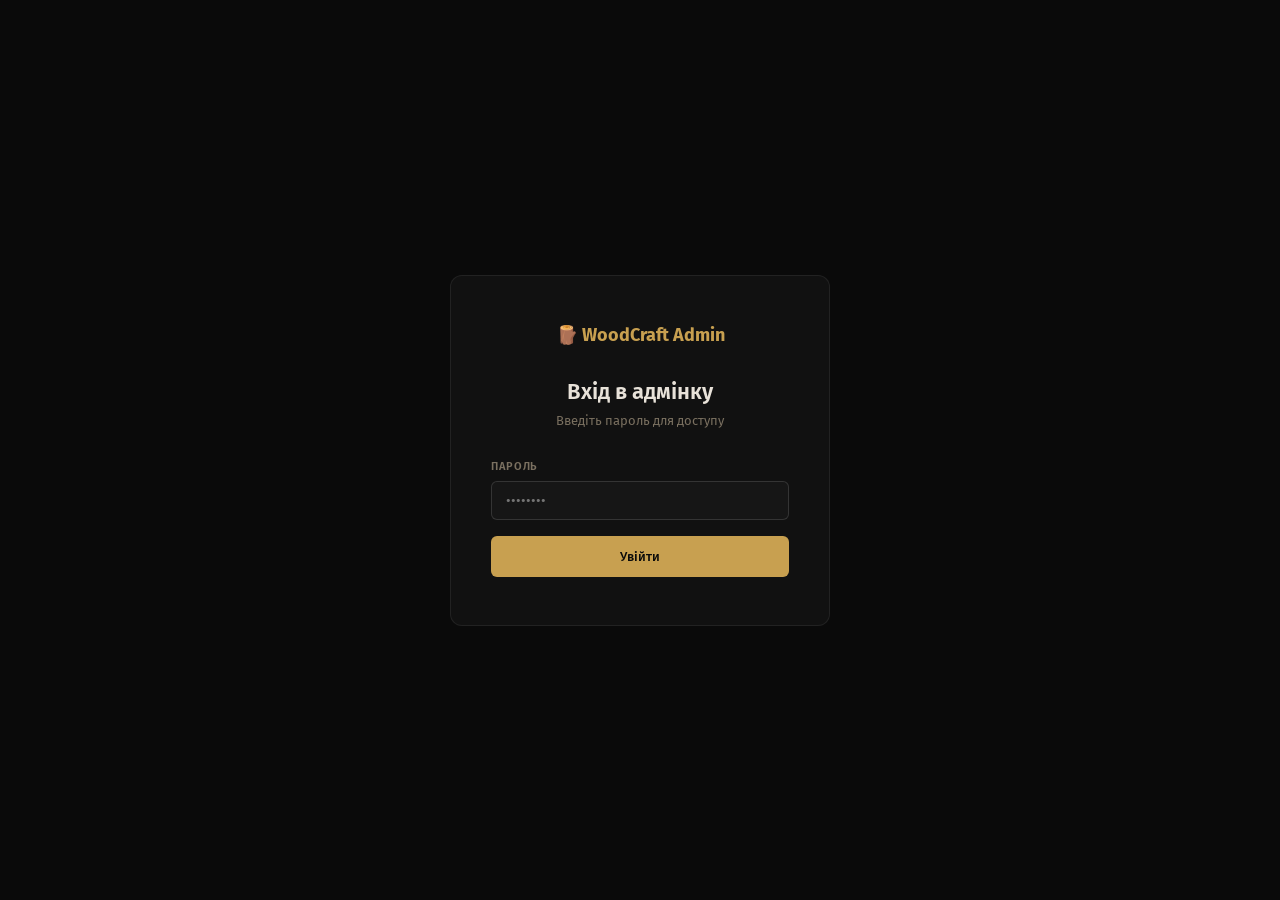
<file: admin/index.html>
<!DOCTYPE html>
<html lang="uk">
<head>
    <meta charset="UTF-8">
    <meta name="viewport" content="width=device-width, initial-scale=1.0">
    <title>Адмінка — WoodCraft</title>
    <link rel="preconnect" href="https://fonts.googleapis.com">
    <link href="https://fonts.googleapis.com/css2?family=Fira+Sans:wght@300;400;500;600;700&family=Cormorant+Garamond:wght@400;600;700&display=swap" rel="stylesheet">
    <style>
        *,*::before,*::after{box-sizing:border-box;margin:0;padding:0}
        :root{
            --bg:#0a0a0a;--s1:#111;--s2:#161616;--s3:#1c1c1c;
            --border:rgba(255,255,255,.07);--border2:rgba(255,255,255,.13);
            --gold:#c8a050;--gold-bg:rgba(200,160,80,.1);--gold-border:rgba(200,160,80,.25);
            --text:#e8e2d9;--muted:#7a7060;--danger:#c0614a;--success:#5a9e6a;
            --font:'Fira Sans',system-ui,sans-serif;
            --serif:'Cormorant Garamond',Georgia,serif;--r:6px;
        }
        body{background:var(--bg);color:var(--text);font-family:var(--font);font-size:14px;min-height:100vh}
        .layout{display:flex;min-height:100vh}
        .sidebar{width:230px;flex-shrink:0;background:var(--s1);border-right:1px solid var(--border);display:flex;flex-direction:column;position:sticky;top:0;height:100vh;overflow-y:auto}
        .sidebar__logo{padding:26px 24px 22px;border-bottom:1px solid var(--border);font-size:15px;font-weight:700;letter-spacing:.04em;color:var(--gold)}
        .sidebar__nav{display:flex;flex-direction:column;gap:2px;padding:12px 10px;flex:1}
        .nav-btn{background:none;border:none;color:var(--muted);font-family:var(--font);font-size:13px;text-align:left;padding:10px 14px;border-radius:var(--r);cursor:pointer;transition:color .15s,background .15s;display:flex;align-items:center;gap:10px}
        .nav-btn:hover{color:var(--text);background:var(--s2)}
        .nav-btn.active{color:var(--gold);background:var(--gold-bg);font-weight:500}
        .sidebar__bottom{padding:12px 10px;border-top:1px solid var(--border)}
        .sidebar__link{display:flex;align-items:center;gap:8px;color:var(--muted);font-size:12px;text-decoration:none;padding:8px 14px;border-radius:var(--r);transition:color .15s,background .15s}
        .sidebar__link:hover{color:var(--text);background:var(--s2)}
        .main{flex:1;padding:40px 48px;max-width:1100px}
        .screen{display:none}.screen.active{display:block}

        /* LOGIN */
        .login-wrap{min-height:100vh;display:flex;align-items:center;justify-content:center}
        .login-box{background:var(--s1);border:1px solid var(--border);border-radius:12px;padding:48px 40px;width:380px;max-width:95vw}
        .login-logo{font-size:18px;font-weight:700;color:var(--gold);margin-bottom:32px;text-align:center}
        .login-title{font-size:22px;font-weight:600;margin-bottom:8px;text-align:center}
        .login-sub{color:var(--muted);font-size:13px;text-align:center;margin-bottom:32px}

        /* FORM */
        .f-group{margin-bottom:16px}
        .f-label{display:block;font-size:11px;font-weight:600;color:var(--muted);text-transform:uppercase;letter-spacing:.08em;margin-bottom:8px}
        .f-input,.f-textarea,.f-select{width:100%;background:var(--s2);border:1px solid var(--border2);border-radius:var(--r);color:var(--text);font-family:var(--font);font-size:14px;padding:10px 14px;outline:none;transition:border-color .15s}
        .f-input:focus,.f-textarea:focus,.f-select:focus{border-color:var(--gold)}
        .f-textarea{resize:vertical;min-height:90px;line-height:1.6}
        .f-select option{background:#1c1c1c}
        .f-row{display:flex;gap:14px}
        .f-row .f-group{flex:1}
        .f-hint{font-size:11px;color:var(--muted);margin-top:6px;line-height:1.5}

        /* BUTTONS */
        .btn{font-family:var(--font);font-size:13px;font-weight:500;padding:10px 20px;border-radius:var(--r);border:none;cursor:pointer;display:inline-flex;align-items:center;gap:7px;transition:opacity .15s,transform .15s;white-space:nowrap}
        .btn:hover{opacity:.85}.btn:active{transform:scale(.98)}
        .btn-primary{background:var(--gold);color:#0a0a0a}
        .btn-ghost{background:transparent;border:1px solid var(--border2);color:var(--text)}
        .btn-ghost:hover{background:var(--s2)}
        .btn-danger{background:transparent;border:1px solid var(--danger);color:var(--danger)}
        .btn-danger:hover{background:var(--danger);color:#fff;opacity:1}
        .btn-sm{padding:6px 12px;font-size:12px}
        .btn-full{width:100%;justify-content:center;padding:13px}

        /* PAGE HEADER */
        .page-hdr{display:flex;justify-content:space-between;align-items:flex-start;margin-bottom:32px;flex-wrap:wrap;gap:16px}
        .page-title{font-size:22px;font-weight:600}
        .page-sub{color:var(--muted);font-size:13px;margin-top:4px}

        /* TABLE */
        .prod-table-wrap{background:var(--s1);border:1px solid var(--border);border-radius:10px;overflow:hidden}
        .prod-table{width:100%;border-collapse:collapse}
        .prod-table th{padding:14px 18px;font-size:11px;font-weight:600;color:var(--muted);text-transform:uppercase;letter-spacing:.08em;text-align:left;border-bottom:1px solid var(--border);background:var(--s2)}
        .prod-table td{padding:14px 18px;border-bottom:1px solid var(--border);vertical-align:middle}
        .prod-table tr:last-child td{border-bottom:none}
        .prod-table tr:hover td{background:rgba(255,255,255,.02)}
        .prod-thumb{width:52px;height:52px;object-fit:cover;border-radius:4px;background:var(--s3);border:1px solid var(--border)}
        .prod-thumb-ph{width:52px;height:52px;border-radius:4px;background:var(--s3);border:1px solid var(--border);display:flex;align-items:center;justify-content:center;font-size:22px}
        .prod-name{font-weight:500}
        .prod-cat{font-size:12px;color:var(--muted);margin-top:3px}
        .badge{display:inline-block;padding:3px 10px;border-radius:20px;font-size:11px;font-weight:600}
        .badge-green{background:rgba(90,158,106,.15);color:#5a9e6a;border:1px solid rgba(90,158,106,.25)}
        .badge-red{background:rgba(192,97,74,.15);color:#c0614a;border:1px solid rgba(192,97,74,.25)}
        .td-actions{display:flex;gap:8px;flex-wrap:wrap}

        /* ORDERS */
        .order-card{background:var(--s1);border:1px solid var(--border);border-radius:10px;padding:22px 24px;margin-bottom:12px}
        .order-card__hdr{display:flex;justify-content:space-between;align-items:flex-start;margin-bottom:14px;flex-wrap:wrap;gap:8px}
        .order-id{font-size:12px;color:var(--muted);font-family:monospace}
        .order-name{font-weight:600;font-size:15px}
        .order-phone{color:var(--muted);font-size:13px;margin-top:2px}
        .order-item{display:flex;justify-content:space-between;font-size:13px;color:var(--muted);margin-bottom:5px}
        .order-item span:last-child{color:var(--text);font-weight:500}
        .order-total{font-size:16px;font-weight:700;color:var(--gold);text-align:right;margin-bottom:14px}
        .order-foot{display:flex;justify-content:space-between;align-items:center;flex-wrap:wrap;gap:10px}
        .order-date{font-size:12px;color:var(--muted)}
        .order-status-sel{background:var(--s3);border:1px solid var(--border2);color:var(--text);font-family:var(--font);font-size:12px;padding:6px 10px;border-radius:4px;cursor:pointer;outline:none}
        .status-new{background:rgba(200,160,80,.12);color:var(--gold);border:1px solid var(--gold-border)}
        .status-processing{background:rgba(74,128,192,.12);color:#4a90e2;border:1px solid rgba(74,128,192,.25)}
        .status-shipped{background:rgba(146,74,192,.12);color:#9b59b6;border:1px solid rgba(146,74,192,.25)}
        .status-done{background:rgba(90,158,106,.12);color:#5a9e6a;border:1px solid rgba(90,158,106,.25)}
        .status-cancelled{background:rgba(192,97,74,.12);color:#c0614a;border:1px solid rgba(192,97,74,.25)}

        /* IMAGE UPLOADER */
        .img-drop-zone{border:2px dashed var(--border2);border-radius:8px;padding:28px;text-align:center;cursor:pointer;transition:border-color .2s,background .2s;position:relative}
        .img-drop-zone:hover,.img-drop-zone.drag-over{border-color:var(--gold);background:var(--gold-bg)}
        .img-drop-zone input[type=file]{position:absolute;inset:0;opacity:0;cursor:pointer;width:100%;height:100%}
        .img-drop-icon{font-size:28px;margin-bottom:8px}
        .img-drop-text{font-size:13px;color:var(--muted)}
        .img-drop-text strong{color:var(--gold)}
        .img-drop-hint{font-size:11px;color:var(--muted);margin-top:4px}
        .img-grid{display:grid;grid-template-columns:repeat(auto-fill,minmax(110px,1fr));gap:10px;margin-top:14px}
        .img-item{position:relative;border-radius:6px;overflow:hidden;border:2px solid var(--border);aspect-ratio:1;cursor:grab;transition:border-color .15s,transform .15s}
        .img-item:hover{border-color:var(--border2)}
        .img-item.is-main{border-color:var(--gold)}
        .img-item.dragging{opacity:.4}
        .img-item.drag-target{border-color:var(--gold);transform:scale(1.04)}
        .img-item img{width:100%;height:100%;object-fit:cover;display:block;pointer-events:none}
        .img-item__del{position:absolute;top:4px;right:4px;width:22px;height:22px;border-radius:50%;background:rgba(0,0,0,.75);border:none;color:#fff;cursor:pointer;font-size:13px;display:flex;align-items:center;justify-content:center;opacity:0;transition:opacity .15s}
        .img-item:hover .img-item__del{opacity:1}
        .img-item__badge{position:absolute;bottom:0;left:0;right:0;background:rgba(200,160,80,.9);color:#0a0a0a;font-size:10px;font-weight:700;text-align:center;padding:3px 0;display:none}
        .img-item.is-main .img-item__badge{display:block}
        .img-item__star{position:absolute;top:4px;left:4px;background:rgba(0,0,0,.75);border:none;color:#fff;font-size:10px;padding:3px 6px;border-radius:3px;cursor:pointer;opacity:0;transition:opacity .15s;white-space:nowrap}
        .img-item:hover .img-item__star{opacity:1}
        .img-uploading{display:flex;align-items:center;gap:8px;font-size:12px;color:var(--muted);margin-top:10px}

        /* SPECS */
        .specs-list{display:flex;flex-direction:column;gap:8px;margin-bottom:10px}
        .spec-row{display:flex;gap:8px;align-items:center}
        .spec-row .f-input{flex:1}
        .spec-del{background:none;border:none;color:var(--muted);cursor:pointer;font-size:18px;padding:4px;transition:color .15s}
        .spec-del:hover{color:var(--danger)}

        /* MODAL */
        .modal-overlay{display:none;position:fixed;inset:0;background:rgba(0,0,0,.8);backdrop-filter:blur(4px);z-index:100;align-items:flex-start;justify-content:center;padding:24px 20px;overflow-y:auto}
        .modal-overlay.open{display:flex}
        .modal{background:var(--s1);border:1px solid var(--border2);border-radius:12px;width:680px;max-width:100%;padding:32px;margin:auto;position:relative}
        .modal__hdr{display:flex;justify-content:space-between;align-items:center;margin-bottom:28px}
        .modal__title{font-size:18px;font-weight:600}
        .modal__close{background:none;border:none;color:var(--muted);cursor:pointer;font-size:24px;line-height:1;transition:color .15s}
        .modal__close:hover{color:var(--text)}
        .modal__foot{display:flex;justify-content:flex-end;gap:10px;margin-top:24px;padding-top:20px;border-top:1px solid var(--border)}

        /* PREVIEW */
        .preview-overlay{display:none;position:fixed;inset:0;background:#0a0a0a;z-index:200;overflow-y:auto}
        .preview-overlay.open{display:block}
        .preview-bar{position:sticky;top:0;background:rgba(10,10,10,.96);backdrop-filter:blur(8px);border-bottom:1px solid var(--border);padding:12px 24px;display:flex;align-items:center;justify-content:space-between;z-index:10}
        .preview-bar__label{font-size:12px;color:var(--muted);display:flex;align-items:center;gap:10px}
        .preview-bar__label span{background:var(--gold-bg);border:1px solid var(--gold-border);color:var(--gold);font-size:11px;font-weight:600;padding:3px 10px;border-radius:20px}
        .preview-content{max-width:1000px;margin:0 auto;padding:48px 24px}
        .pv-single{display:grid;grid-template-columns:1fr 1fr;gap:48px;align-items:start}
        @media(max-width:640px){.pv-single{grid-template-columns:1fr}}
        .pv-gallery__main{aspect-ratio:1;background:var(--s2);border-radius:8px;overflow:hidden;margin-bottom:10px;border:1px solid var(--border);display:flex;align-items:center;justify-content:center}
        .pv-gallery__main img{width:100%;height:100%;object-fit:cover;display:block}
        .pv-gallery__main-ph{font-size:64px;color:var(--muted)}
        .pv-thumbs{display:flex;gap:8px;flex-wrap:wrap}
        .pv-thumb{width:68px;height:68px;border-radius:5px;overflow:hidden;border:2px solid var(--border);cursor:pointer;transition:border-color .15s;flex-shrink:0}
        .pv-thumb.active{border-color:var(--gold)}
        .pv-thumb img{width:100%;height:100%;object-fit:cover}
        .pv-info__title{font-family:var(--serif);font-size:clamp(24px,3vw,38px);font-weight:700;line-height:1.15;margin-bottom:16px}
        .pv-info__meta{display:flex;align-items:center;gap:16px;margin-bottom:20px;flex-wrap:wrap}
        .pv-price{font-size:28px;font-weight:700;color:var(--gold)}
        .pv-old-price{font-size:16px;color:var(--muted);text-decoration:line-through}
        .pv-status-badge{font-size:12px;font-weight:600;padding:4px 12px;border-radius:20px;background:rgba(90,158,106,.12);color:#5a9e6a;border:1px solid rgba(90,158,106,.25)}
        .pv-divider{border:none;border-top:1px solid var(--border);margin:20px 0}
        .pv-purchase{display:flex;align-items:center;gap:12px;flex-wrap:wrap;margin-bottom:20px}
        .pv-qty{display:flex;align-items:center;border:1px solid var(--border2);border-radius:var(--r);overflow:hidden}
        .pv-qty-btn{width:36px;height:40px;background:none;border:none;color:var(--text);cursor:pointer;font-size:18px;display:flex;align-items:center;justify-content:center;transition:background .15s}
        .pv-qty-btn:hover{background:var(--s3)}
        .pv-qty-input{width:44px;height:40px;background:none;border:none;color:var(--text);font-family:var(--font);font-size:14px;text-align:center;outline:none}
        .pv-btn-cart{flex:1;padding:12px 20px;background:var(--gold);color:#0a0a0a;border:none;border-radius:var(--r);font-size:14px;font-weight:600;cursor:default;display:flex;align-items:center;justify-content:center;gap:8px}
        .pv-btn-buy{padding:12px 20px;background:none;border:1px solid var(--border2);color:var(--text);border-radius:var(--r);font-size:14px;cursor:default}
        .pv-desc-title{font-size:15px;font-weight:600;margin-bottom:10px}
        .pv-desc-text{font-size:14px;line-height:1.8;color:rgba(232,226,217,.7);white-space:pre-line}
        .pv-specs{margin-top:20px}
        .pv-specs-table{width:100%;border-collapse:collapse;margin-top:10px}
        .pv-specs-table tr{border-bottom:1px solid var(--border)}
        .pv-specs-table tr:last-child{border:none}
        .pv-specs-table td{padding:9px 4px;font-size:13px}
        .pv-specs-table td:first-child{color:var(--muted);width:45%}
        .pv-specs-table td:last-child{font-weight:500}
        .pv-features{display:flex;flex-wrap:wrap;gap:8px;margin-top:16px}
        .pv-feature{background:var(--gold-bg);border:1px solid var(--gold-border);color:var(--gold);font-size:12px;padding:4px 12px;border-radius:3px}

        /* EMPTY / LOADING */
        .empty{text-align:center;padding:60px 20px;color:var(--muted);border:1px dashed var(--border);border-radius:10px}
        .empty__icon{font-size:40px;margin-bottom:12px}
        .loading{text-align:center;padding:40px;color:var(--muted);font-size:13px}
        .spinner{width:26px;height:26px;border:2px solid var(--border2);border-top-color:var(--gold);border-radius:50%;animation:spin .7s linear infinite;margin:0 auto 12px}
        @keyframes spin{to{transform:rotate(360deg)}}

        /* CONFIRM */
        .confirm-overlay{display:none;position:fixed;inset:0;background:rgba(0,0,0,.85);z-index:300;align-items:center;justify-content:center}
        .confirm-overlay.open{display:flex}
        .confirm-box{background:var(--s1);border:1px solid var(--border2);border-radius:10px;padding:28px 32px;width:360px;max-width:95vw;text-align:center}
        .confirm-box__title{font-size:17px;font-weight:600;margin-bottom:10px}
        .confirm-box__sub{color:var(--muted);font-size:13px;margin-bottom:24px;line-height:1.6}
        .confirm-box__btns{display:flex;gap:10px;justify-content:center}

        /* TOAST */
        .wc-toast{position:fixed;bottom:24px;left:50%;transform:translateX(-50%) translateY(60px);background:var(--s3);border:1px solid var(--border2);color:var(--text);padding:12px 24px;border-radius:40px;font-size:13px;font-weight:500;z-index:9999;opacity:0;transition:all .3s;pointer-events:none;white-space:nowrap}
        .wc-toast.show{opacity:1;transform:translateX(-50%) translateY(0)}
        .wc-toast.ok{border-color:rgba(90,158,106,.4);background:rgba(90,158,106,.15);color:#7dcc8e}
        .wc-toast.err{border-color:rgba(192,97,74,.4);background:rgba(192,97,74,.15);color:#e07060}
        ::-webkit-scrollbar{width:5px}::-webkit-scrollbar-thumb{background:var(--border2);border-radius:3px}
    </style>
</head>
<body>

<!-- LOGIN -->
<div id="screen-login" class="login-wrap">
    <div class="login-box">
        <div class="login-logo">🪵 WoodCraft Admin</div>
        <h1 class="login-title">Вхід в адмінку</h1>
        <p class="login-sub">Введіть пароль для доступу</p>
        <div class="f-group">
            <label class="f-label">Пароль</label>
            <input type="password" class="f-input" id="login-pass" placeholder="••••••••">
        </div>
        <p id="login-err" style="color:#e07060;font-size:13px;margin-bottom:14px;display:none">Невірний пароль</p>
        <button class="btn btn-primary btn-full" onclick="doLogin()">Увійти</button>
    </div>
</div>

<!-- APP -->
<div id="screen-app" class="layout" style="display:none">
    <aside class="sidebar">
        <div class="sidebar__logo">🪵 WoodCraft</div>
        <nav class="sidebar__nav">
            <button class="nav-btn active" onclick="switchTab('products')" id="nav-products">
                <svg width="15" height="15" viewBox="0 0 24 24" fill="none" stroke="currentColor" stroke-width="2"><rect x="3" y="3" width="7" height="7"/><rect x="14" y="3" width="7" height="7"/><rect x="14" y="14" width="7" height="7"/><rect x="3" y="14" width="7" height="7"/></svg>
                Товари
            </button>
            <button class="nav-btn" onclick="switchTab('orders')" id="nav-orders">
                <svg width="15" height="15" viewBox="0 0 24 24" fill="none" stroke="currentColor" stroke-width="2"><path d="M6 2L3 6v14a2 2 0 002 2h14a2 2 0 002-2V6l-3-4z"/><line x1="3" y1="6" x2="21" y2="6"/><path d="M16 10a4 4 0 01-8 0"/></svg>
                Замовлення
                <span id="orders-badge" style="background:var(--danger);color:#fff;border-radius:20px;font-size:10px;padding:2px 7px;margin-left:auto;display:none"></span>
            </button>
        </nav>
        <div class="sidebar__bottom">
            <a href="../index.html" target="_blank" class="sidebar__link">
                <svg width="13" height="13" viewBox="0 0 24 24" fill="none" stroke="currentColor" stroke-width="2"><path d="M18 13v6a2 2 0 01-2 2H5a2 2 0 01-2-2V8a2 2 0 012-2h6"/><polyline points="15 3 21 3 21 9"/><line x1="10" y1="14" x2="21" y2="3"/></svg>
                Переглянути сайт
            </a>
            <button class="nav-btn" onclick="doLogout()" style="color:var(--danger);margin-top:4px">
                <svg width="14" height="14" viewBox="0 0 24 24" fill="none" stroke="currentColor" stroke-width="2"><path d="M9 21H5a2 2 0 01-2-2V5a2 2 0 012-2h4"/><polyline points="16 17 21 12 16 7"/><line x1="21" y1="12" x2="9" y2="12"/></svg>
                Вийти
            </button>
        </div>
    </aside>

    <main class="main">
        <!-- PRODUCTS TAB -->
        <div class="screen active" id="tab-products">
            <div class="page-hdr">
                <div>
                    <h1 class="page-title">Товари</h1>
                    <p class="page-sub" id="products-sub">Завантаження…</p>
                </div>
                <button class="btn btn-primary" onclick="openProductModal()">
                    <svg width="13" height="13" viewBox="0 0 24 24" fill="none" stroke="currentColor" stroke-width="2.5"><line x1="12" y1="5" x2="12" y2="19"/><line x1="5" y1="12" x2="19" y2="12"/></svg>
                    Додати товар
                </button>
            </div>
            <div id="products-content"><div class="loading"><div class="spinner"></div>Завантаження…</div></div>
        </div>

        <!-- ORDERS TAB -->
        <div class="screen" id="tab-orders">
            <div class="page-hdr">
                <div>
                    <h1 class="page-title">Замовлення</h1>
                    <p class="page-sub" id="orders-sub">Завантаження…</p>
                </div>
                <button class="btn btn-ghost" onclick="loadOrders()">
                    <svg width="13" height="13" viewBox="0 0 24 24" fill="none" stroke="currentColor" stroke-width="2"><polyline points="23 4 23 10 17 10"/><path d="M20.49 15a9 9 0 11-2.12-9.36L23 10"/></svg>
                    Оновити
                </button>
            </div>
            <div id="orders-content"><div class="loading"><div class="spinner"></div>Завантаження…</div></div>
        </div>
    </main>
</div>

<!-- MODAL: PRODUCT FORM -->
<div class="modal-overlay" id="product-modal" onclick="closeOnOverlay(event,'product-modal')">
    <div class="modal">
        <div class="modal__hdr">
            <h2 class="modal__title" id="modal-title">Новий товар</h2>
            <button class="modal__close" onclick="closeModal('product-modal')">×</button>
        </div>
        <input type="hidden" id="f-id">

        <div class="f-row">
            <div class="f-group" style="flex:2">
                <label class="f-label">Назва *</label>
                <input type="text" class="f-input" id="f-name" placeholder="Дошка з дуба">
            </div>
            <div class="f-group">
                <label class="f-label">Категорія</label>
                <input type="text" class="f-input" id="f-category" placeholder="Обробні дошки">
            </div>
        </div>

        <div class="f-row">
            <div class="f-group">
                <label class="f-label">Ціна ₴ *</label>
                <input type="number" class="f-input" id="f-price" placeholder="1200" min="0">
            </div>
            <div class="f-group">
                <label class="f-label">Стара ціна ₴</label>
                <input type="number" class="f-input" id="f-old-price" placeholder="1500" min="0">
            </div>
            <div class="f-group">
                <label class="f-label">Наявність</label>
                <select class="f-select" id="f-stock">
                    <option value="1">В наявності</option>
                    <option value="0">Немає</option>
                </select>
            </div>
        </div>

        <!-- IMAGES -->
        <div class="f-group">
            <label class="f-label">Фотографії товару (до 6 штук)</label>
            <div class="img-drop-zone" id="drop-zone">
                <input type="file" id="img-file-input" accept="image/*" multiple onchange="handleFiles(this.files)">
                <div class="img-drop-icon">📁</div>
                <div class="img-drop-text"><strong>Натисніть або перетягніть фото сюди</strong></div>
                <div class="img-drop-hint">JPG, PNG, WEBP · до 5 МБ кожне</div>
            </div>
            <div id="img-uploading" class="img-uploading" style="display:none">
                <div class="spinner" style="width:16px;height:16px;margin:0"></div>
                Завантаження фото…
            </div>
            <div class="img-grid" id="img-grid"></div>
            <p class="f-hint" style="margin-top:8px">⭐ Перше фото — головне (обкладинка). Перетягуйте щоб змінити порядок. Натисніть «⭐ Головне» на будь-якому фото щоб зробити його першим.</p>
        </div>

        <div class="f-group">
            <label class="f-label">Короткий опис</label>
            <input type="text" class="f-input" id="f-short-desc" placeholder="Одне речення — для картки в каталозі">
        </div>

        <div class="f-group">
            <label class="f-label">Повний опис</label>
            <textarea class="f-textarea" id="f-desc" style="min-height:120px" placeholder="Детальний опис — відображається на сторінці товару"></textarea>
        </div>

        <div class="f-group">
            <label class="f-label">Характеристики</label>
            <div class="specs-list" id="specs-list"></div>
            <button type="button" class="btn btn-ghost btn-sm" onclick="addSpec()">+ Додати рядок</button>
        </div>

        <div class="f-group">
            <label class="f-label">Фічі / переваги (через кому)</label>
            <input type="text" class="f-input" id="f-features" placeholder="Ручна робота, Безпечно для їжі, Гравіювання на замовлення">
            <p class="f-hint">Відображаються як теги під характеристиками</p>
        </div>

        <div class="modal__foot">
            <button class="btn btn-ghost" onclick="previewProduct()">
                <svg width="13" height="13" viewBox="0 0 24 24" fill="none" stroke="currentColor" stroke-width="2"><path d="M1 12s4-8 11-8 11 8 11 8-4 8-11 8-11-8-11-8z"/><circle cx="12" cy="12" r="3"/></svg>
                Прев'ю
            </button>
            <button class="btn btn-ghost" onclick="closeModal('product-modal')">Скасувати</button>
            <button class="btn btn-primary" onclick="saveProduct()">
                <svg width="13" height="13" viewBox="0 0 24 24" fill="none" stroke="currentColor" stroke-width="2"><path d="M19 21H5a2 2 0 01-2-2V5a2 2 0 012-2h11l5 5v11a2 2 0 01-2 2z"/><polyline points="17 21 17 13 7 13 7 21"/></svg>
                Зберегти
            </button>
        </div>
    </div>
</div>

<!-- PREVIEW OVERLAY -->
<div class="preview-overlay" id="preview-overlay">
    <div class="preview-bar">
        <div class="preview-bar__label">
            <span>Прев'ю</span>
            Так виглядатиме сторінка товару на сайті
        </div>
        <button class="btn btn-ghost btn-sm" onclick="closePreview()">✕ Закрити</button>
    </div>
    <div class="preview-content" id="preview-content"></div>
</div>

<!-- CONFIRM -->
<div class="confirm-overlay" id="confirm-overlay">
    <div class="confirm-box">
        <div class="confirm-box__title" id="confirm-title">Видалити?</div>
        <div class="confirm-box__sub" id="confirm-sub">Це не можна скасувати.</div>
        <div class="confirm-box__btns">
            <button class="btn btn-ghost" onclick="closeConfirm()">Скасувати</button>
            <button class="btn btn-danger" id="confirm-ok">Видалити</button>
        </div>
    </div>
</div>

<div class="wc-toast" id="wc-toast"></div>

<script>
    const API = './admin.php';
    let token    = sessionStorage.getItem('wc_token') || '';
    let products = [];
    let images   = []; // [{url, filename}]

    document.addEventListener('DOMContentLoaded', () => {
        if (token) showApp();
        document.getElementById('login-pass').addEventListener('keydown', e => { if(e.key==='Enter') doLogin(); });
        initDrop();
    });

    // ── AUTH ──────────────────────────────────
    async function doLogin() {
        const pass = document.getElementById('login-pass').value.trim();
        if (!pass) return;
        try {
            const r = await req('login', {password: pass});
            token = r.token;
            sessionStorage.setItem('wc_token', token);
            document.getElementById('login-err').style.display = 'none';
            showApp();
        } catch { document.getElementById('login-err').style.display = 'block'; }
    }
    function doLogout() {
        token = ''; sessionStorage.removeItem('wc_token');
        document.getElementById('screen-app').style.display = 'none';
        document.getElementById('screen-login').style.display = 'flex';
        document.getElementById('login-pass').value = '';
    }
    function showApp() {
        document.getElementById('screen-login').style.display = 'none';
        document.getElementById('screen-app').style.display = 'flex';
        loadProducts(); loadOrders();
    }

    // ── TABS ──────────────────────────────────
    function switchTab(name) {
        document.querySelectorAll('.screen').forEach(s=>s.classList.remove('active'));
        document.querySelectorAll('.nav-btn').forEach(b=>b.classList.remove('active'));
        document.getElementById('tab-'+name).classList.add('active');
        document.getElementById('nav-'+name).classList.add('active');
    }

    // ── PRODUCTS ─────────────────────────────
    async function loadProducts() {
        try {
            const r = await req('get_products');
            products = r.products || [];
            renderProducts();
        } catch(e) {
            document.getElementById('products-content').innerHTML =
                `<div class="empty"><div class="empty__icon">⚠️</div>${e.message}</div>`;
        }
    }

    function renderProducts() {
        const inStock = products.filter(p=>p.in_stock).length;
        document.getElementById('products-sub').textContent = `${products.length} товарів · ${inStock} в наявності`;
        if (!products.length) {
            document.getElementById('products-content').innerHTML =
                `<div class="empty"><div class="empty__icon">📦</div>Товарів ще немає. Додайте перший!</div>`;
            return;
        }
        document.getElementById('products-content').innerHTML = `
    <div class="prod-table-wrap">
      <table class="prod-table">
        <thead><tr><th>Фото</th><th>Назва</th><th>Ціна</th><th>Наявність</th><th>Дії</th></tr></thead>
        <tbody>${products.map(p=>{
            const img = (p.images&&p.images[0])||p.image||'';
            return `<tr>
            <td>${img?`<img class="prod-thumb" src="${x(toDisplaySrc(img))}" onerror="this.style.display='none'">`:`<div class="prod-thumb-ph">🪵</div>`}</td>
            <td><div class="prod-name">${x(p.name)}</div><div class="prod-cat">${x(p.category||'—')}</div></td>
            <td>
              <div style="font-weight:600;color:var(--gold)">${n(p.price)} ₴</div>
              ${p.old_price?`<div style="font-size:12px;color:var(--muted);text-decoration:line-through">${n(p.old_price)} ₴</div>`:''}
            </td>
            <td><span class="badge ${p.in_stock?'badge-green':'badge-red'}">${p.in_stock?'В наявності':'Немає'}</span></td>
            <td><div class="td-actions">
              <button class="btn btn-ghost btn-sm" onclick="openProductModal('${p.id}')">Редагувати</button>
              <button class="btn btn-ghost btn-sm" onclick="previewById('${p.id}')">Прев'ю</button>
              <button class="btn btn-danger btn-sm" onclick="confirmDelete('${p.id}','${x(p.name)}')">Видалити</button>
            </div></td>
          </tr>`;
        }).join('')}</tbody>
      </table>
    </div>`;
    }

    function openProductModal(id=null) {
        clearForm();
        if (id) {
            const p = products.find(v=>v.id===id);
            if (!p) return;
            document.getElementById('modal-title').textContent = 'Редагувати товар';
            document.getElementById('f-id').value         = p.id;
            document.getElementById('f-name').value        = p.name||'';
            document.getElementById('f-category').value    = p.category||'';
            document.getElementById('f-price').value       = p.price||'';
            document.getElementById('f-old-price').value   = p.old_price||'';
            document.getElementById('f-stock').value       = p.in_stock?'1':'0';
            document.getElementById('f-short-desc').value  = p.short_desc||'';
            document.getElementById('f-desc').value        = p.description||'';
            document.getElementById('f-features').value    = (p.features||[]).join(', ');
            Object.entries(p.specs||{}).forEach(([k,v])=>addSpec(k,v));
            const imgs = p.images?.length ? p.images : (p.image?[p.image]:[]);
            images = imgs.map(url=>({url, filename:url.split('/').pop()}));
            renderImgGrid();
        } else {
            document.getElementById('modal-title').textContent = 'Новий товар';
        }
        openModal('product-modal');
    }

    function clearForm() {
        ['f-id','f-name','f-category','f-price','f-old-price','f-short-desc','f-desc','f-features']
            .forEach(id=>document.getElementById(id).value='');
        document.getElementById('f-stock').value='1';
        document.getElementById('specs-list').innerHTML='';
        images=[]; renderImgGrid();
    }

    async function saveProduct() {
        const name  = document.getElementById('f-name').value.trim();
        const price = parseFloat(document.getElementById('f-price').value)||0;
        if (!name)  { toast('Введіть назву','err'); return; }
        if (!price) { toast('Введіть ціну','err'); return; }

        const specs={};
        document.querySelectorAll('.spec-row').forEach(r=>{
            const k=r.querySelector('.spec-key').value.trim();
            const v=r.querySelector('.spec-val').value.trim();
            if(k) specs[k]=v;
        });

        const features = document.getElementById('f-features').value
            .split(',').map(f=>f.trim()).filter(Boolean);
        const imgs = images.map(i=>i.url);

        const body={
            id:          document.getElementById('f-id').value||null,
            name, category: document.getElementById('f-category').value.trim(),
            price, old_price: parseFloat(document.getElementById('f-old-price').value)||null,
            in_stock:    document.getElementById('f-stock').value==='1',
            short_desc:  document.getElementById('f-short-desc').value.trim(),
            description: document.getElementById('f-desc').value.trim(),
            image:       imgs[0]||'', images:imgs,
            specs, features, token,
        };

        try {
            await req('save_product', body);
            closeModal('product-modal');
            toast(body.id?'Збережено!':'Товар додано!');
            await loadProducts();
        } catch(e) { toast(e.message,'err'); }
    }

    function confirmDelete(id,name) {
        document.getElementById('confirm-title').textContent=`Видалити "${name}"?`;
        document.getElementById('confirm-sub').textContent='Товар буде видалено назавжди.';
        document.getElementById('confirm-ok').onclick=()=>deleteProduct(id);
        document.getElementById('confirm-overlay').classList.add('open');
    }
    async function deleteProduct(id) {
        closeConfirm();
        try { await req('delete_product',{id,token}); toast('Видалено'); await loadProducts(); }
        catch(e){toast(e.message,'err');}
    }

    function addSpec(key='',val='') {
        const list=document.getElementById('specs-list');
        const row=document.createElement('div');
        row.className='spec-row';
        row.innerHTML=`
    <input type="text" class="f-input spec-key" placeholder="Назва (Розмір)" value="${x(key)}">
    <input type="text" class="f-input spec-val" placeholder="Значення (35×20 см)" value="${x(val)}">
    <button type="button" class="spec-del" onclick="this.parentElement.remove()">✕</button>`;
        list.appendChild(row);
    }

    // ── IMAGES ───────────────────────────────
    function initDrop() {
        const zone=document.getElementById('drop-zone');
        zone.addEventListener('dragover',e=>{e.preventDefault();zone.classList.add('drag-over');});
        zone.addEventListener('dragleave',()=>zone.classList.remove('drag-over'));
        zone.addEventListener('drop',e=>{e.preventDefault();zone.classList.remove('drag-over');handleFiles(e.dataTransfer.files);});
    }

    async function handleFiles(fileList) {
        const files=Array.from(fileList).filter(f=>f.type.startsWith('image/'));
        if (!files.length) return;
        if (images.length+files.length>6) { toast('Максимум 6 фото','err'); return; }
        document.getElementById('img-uploading').style.display='flex';
        for (const file of files) {
            try {
                const path = await uploadFile(file); // 'images/product/xxx.jpg'
                images.push({ url: path }); // зберігаємо оригінальний шлях для JSON
            } catch(e) { toast('Помилка: '+e.message,'err'); }
        }
        document.getElementById('img-uploading').style.display='none';
        renderImgGrid();
    }

    async function uploadFile(file) {
        const fd=new FormData();
        fd.append('image',file);
        fd.append('token',token);
        const res=await fetch(API+'?action=upload_image',{method:'POST',body:fd});
        const data=await res.json();
        if (!data.ok) throw new Error(data.error||'Помилка');
        // data.path = 'images/product/filename.png' (відносно кореня сайту)
        // Адмінка в папці admin/, тому для відображення додаємо ../
        // Але зберігаємо оригінальний шлях у JSON щоб сайт читав правильно
        return data.path; // зберігаємо як є (без ../)
    }

    // Конвертує шлях з JSON у src для відображення в адмінці
    // JSON: 'images/product/x.jpg' → відображення: '../images/product/x.jpg'
    function toDisplaySrc(path) {
        if (!path) return '';
        // Якщо вже абсолютний URL або data: — не чіпаємо
        if (path.startsWith('http') || path.startsWith('data:') || path.startsWith('/')) return path;
        // Якщо починається з ../ — вже правильно
        if (path.startsWith('../')) return path;
        // Відносний шлях від кореня — додаємо ../
        return '../' + path;
    }

    function renderImgGrid() {
        const grid=document.getElementById('img-grid');
        if (!images.length) { grid.innerHTML=''; return; }
        grid.innerHTML=images.map((img,i)=>`
    <div class="img-item ${i===0?'is-main':''}"
         draggable="true" data-idx="${i}"
         ondragstart="iDragStart(event,${i})"
         ondragover="iDragOver(event,${i})"
         ondrop="iDrop(event,${i})"
         ondragend="iDragEnd()">
      <img src="${x(toDisplaySrc(img.url))}" alt="">
      <button class="img-item__star" onclick="setMain(${i})">⭐ Головне</button>
      <div class="img-item__badge">⭐ Головне</div>
      <button class="img-item__del" onclick="removeImg(${i})">✕</button>
    </div>`).join('');
    }

    function setMain(idx) {
        const [item]=images.splice(idx,1);
        images.unshift(item);
        renderImgGrid();
    }
    function removeImg(idx) { images.splice(idx,1); renderImgGrid(); }

    let _di=null;
    function iDragStart(e,i){_di=i;e.currentTarget.classList.add('dragging');e.dataTransfer.effectAllowed='move';}
    function iDragOver(e,i){e.preventDefault();document.querySelectorAll('.img-item').forEach(el=>el.classList.remove('drag-target'));if(i!==_di)e.currentTarget.classList.add('drag-target');}
    function iDrop(e,i){e.preventDefault();if(_di===null||_di===i)return;const[m]=images.splice(_di,1);images.splice(i,0,m);_di=null;renderImgGrid();}
    function iDragEnd(){_di=null;document.querySelectorAll('.img-item').forEach(el=>el.classList.remove('dragging','drag-target'));}

    // ── PREVIEW ──────────────────────────────
    function getFormData() {
        const specs={};
        document.querySelectorAll('.spec-row').forEach(r=>{
            const k=r.querySelector('.spec-key').value.trim();
            const v=r.querySelector('.spec-val').value.trim();
            if(k) specs[k]=v;
        });
        return {
            name:        document.getElementById('f-name').value||'Назва товару',
            price:       parseFloat(document.getElementById('f-price').value)||0,
            old_price:   parseFloat(document.getElementById('f-old-price').value)||null,
            in_stock:    document.getElementById('f-stock').value==='1',
            description: document.getElementById('f-desc').value,
            features:    document.getElementById('f-features').value.split(',').map(f=>f.trim()).filter(Boolean),
            images:      images.map(i=>i.url),
            specs,
        };
    }

    function previewProduct() { renderPreview(getFormData()); }
    function previewById(id) { const p=products.find(v=>v.id===id); if(p) renderPreview(p); }

    function renderPreview(p) {
        const imgs = p.images?.length ? p.images : (p.image?[p.image]:[]);
        const dsrcs = imgs.map(s => toDisplaySrc(s)); // конвертуємо для відображення
        document.getElementById('preview-content').innerHTML=`
    <div class="pv-single">
      <div>
        <div class="pv-gallery__main">
          ${dsrcs[0]
            ? `<img id="pv-main" src="${x(dsrcs[0])}" alt="${x(p.name)}" style="width:100%;height:100%;object-fit:cover">`
            : `<div class="pv-gallery__main-ph">🪵</div>`}
        </div>
        ${dsrcs.length>1?`<div class="pv-thumbs">${dsrcs.map((s,i)=>`
          <div class="pv-thumb ${i===0?'active':''}" onclick="pvThumb(this,'${x(s)}')">
            <img src="${x(s)}" alt="">
          </div>`).join('')}</div>`:''}
      </div>
      <div>
        <div class="pv-info__title">${x(p.name)}</div>
        <div class="pv-info__meta">
          <span class="pv-price">${n(p.price)} ₴</span>
          ${p.old_price?`<span class="pv-old-price">${n(p.old_price)} ₴</span>`:''}
          <span class="pv-status-badge">${p.in_stock?'В наявності':'Немає в наявності'}</span>
        </div>
        <hr class="pv-divider">
        <div class="pv-purchase">
          <div class="pv-qty">
            <button class="pv-qty-btn">−</button>
            <input class="pv-qty-input" type="number" value="1" min="1">
            <button class="pv-qty-btn">+</button>
          </div>
          <button class="pv-btn-buy">Купити в 1 клік</button>
          <button class="pv-btn-cart">
            <svg width="18" height="18" viewBox="0 0 24 24" fill="none" stroke="currentColor" stroke-width="2"><circle cx="9" cy="21" r="1"/><circle cx="20" cy="21" r="1"/><path d="M1 1h4l2.68 13.39a2 2 0 002 1.61h9.72a2 2 0 002-1.61L23 6H6"/></svg>
            В кошик
          </button>
        </div>
        <hr class="pv-divider">
        ${p.description?`<div><div class="pv-desc-title">Опис</div><p class="pv-desc-text">${x(p.description)}</p></div>`:''}
        ${Object.keys(p.specs||{}).length?`
          <div class="pv-specs">
            <div class="pv-desc-title" style="margin-top:20px">Характеристики</div>
            <table class="pv-specs-table">${Object.entries(p.specs).map(([k,v])=>`
              <tr><td>${x(k)}</td><td>${x(v)}</td></tr>`).join('')}
            </table>
          </div>`:''}
        ${(p.features||[]).length?`
          <div class="pv-features">${p.features.map(f=>`<span class="pv-feature">✓ ${x(f)}</span>`).join('')}</div>`:''}
      </div>
    </div>`;
        document.getElementById('preview-overlay').classList.add('open');
        document.body.style.overflow='hidden';
    }

    function pvThumb(el,src) {
        const m=document.getElementById('pv-main');
        if(m) m.src=src;
        document.querySelectorAll('.pv-thumb').forEach(t=>t.classList.remove('active'));
        el.classList.add('active');
    }
    function closePreview() {
        document.getElementById('preview-overlay').classList.remove('open');
        document.body.style.overflow='';
    }

    // ── ORDERS ───────────────────────────────
    const SL={new:'Нове',processing:'Обробляється',shipped:'Відправлено',done:'Виконано',cancelled:'Скасовано'};

    async function loadOrders() {
        try {
            const r=await req('get_orders',null,'GET',true);
            renderOrders(r.orders||[]);
        } catch {}
    }

    function renderOrders(orders) {
        const nc=orders.filter(o=>o.status==='new').length;
        document.getElementById('orders-sub').textContent=`${orders.length} замовлень · ${nc} нових`;
        const b=document.getElementById('orders-badge');
        b.textContent=nc||''; b.style.display=nc?'inline':'none';
        if (!orders.length) {
            document.getElementById('orders-content').innerHTML=
                `<div class="empty"><div class="empty__icon">🛒</div>Замовлень ще немає</div>`;
            return;
        }
        document.getElementById('orders-content').innerHTML=orders.map(o=>`
    <div class="order-card">
      <div class="order-card__hdr">
        <div>
          <div class="order-id">#${x(o.id)}</div>
          <div class="order-name">${x(o.name)}</div>
          <div class="order-phone">${x(o.phone)}</div>
          ${o.message?`<div style="font-size:12px;color:var(--muted);margin-top:4px;max-width:420px">${x(o.message)}</div>`:''}
        </div>
        <span class="badge ${sc(o.status)}">${SL[o.status]||o.status}</span>
      </div>
      <div>${(o.cart||[]).map(i=>`<div class="order-item"><span>${x(i.name)} × ${i.qty}</span><span>${n(i.price*i.qty)} ₴</span></div>`).join('')}</div>
      <div class="order-total">Разом: ${n(o.total)} ₴</div>
      <div class="order-foot">
        <span class="order-date">${fd(o.date)}</span>
        <div style="display:flex;gap:10px;align-items:center">
          <select class="order-status-sel" onchange="updateOrder('${o.id}',this.value)">
            ${Object.entries(SL).map(([v,l])=>`<option value="${v}"${o.status===v?' selected':''}>${l}</option>`).join('')}
          </select>
          <button class="btn btn-danger btn-sm" onclick="confirmDeleteOrder('${o.id}')">Видалити</button>
        </div>
      </div>
    </div>`).join('');
    }

    async function updateOrder(id,status) {
        try { await req('update_order',{id,status,token}); toast('Статус оновлено'); await loadOrders(); }
        catch(e){toast(e.message,'err');}
    }
    function confirmDeleteOrder(id) {
        document.getElementById('confirm-title').textContent='Видалити замовлення?';
        document.getElementById('confirm-sub').textContent='Замовлення буде видалено назавжди.';
        document.getElementById('confirm-ok').onclick=()=>deleteOrder(id);
        document.getElementById('confirm-overlay').classList.add('open');
    }
    async function deleteOrder(id) {
        closeConfirm();
        try { await req('delete_order',{id,token}); toast('Видалено'); await loadOrders(); }
        catch(e){toast(e.message,'err');}
    }

    // ── API ───────────────────────────────────
    async function req(action, body=null, method='POST', withToken=false) {
        let url=API+'?action='+action;
        if(withToken&&token) url+='&token='+token;
        const opts={method};
        if(body){opts.headers={'Content-Type':'application/json'};opts.body=JSON.stringify(body);}
        const res=await fetch(url,opts);
        const data=await res.json();
        if(!data.ok) throw new Error(data.error||'Помилка сервера');
        return data;
    }

    // ── MODAL HELPERS ─────────────────────────
    function openModal(id){document.getElementById(id).classList.add('open');}
    function closeModal(id){document.getElementById(id).classList.remove('open');}
    function closeOnOverlay(e,id){if(e.target===document.getElementById(id))closeModal(id);}
    function closeConfirm(){document.getElementById('confirm-overlay').classList.remove('open');}

    document.addEventListener('keydown',e=>{
        if(e.key==='Escape'){closeModal('product-modal');closeConfirm();closePreview();}
        if((e.ctrlKey||e.metaKey)&&e.key==='Enter'){
            if(document.getElementById('product-modal').classList.contains('open')) saveProduct();
        }
    });

    // ── UTILS ─────────────────────────────────
    function x(s=''){return String(s).replace(/&/g,'&amp;').replace(/</g,'&lt;').replace(/>/g,'&gt;').replace(/"/g,'&quot;');}
    function n(v){return Number(v||0).toLocaleString('uk-UA');}
    function fd(s){if(!s)return'—';const d=new Date(s);return isNaN(d)?s:d.toLocaleString('uk-UA',{day:'2-digit',month:'2-digit',year:'numeric',hour:'2-digit',minute:'2-digit'});}
    function sc(s){return{new:'status-new',processing:'status-processing',shipped:'status-shipped',done:'status-done',cancelled:'status-cancelled'}[s]||'';}

    let _tt;
    function toast(msg,type='ok'){
        const t=document.getElementById('wc-toast');
        t.textContent=msg; t.className=`wc-toast show ${type}`;
        clearTimeout(_tt); _tt=setTimeout(()=>t.className='wc-toast',3000);
    }
</script>
</body>
</html>
</file>
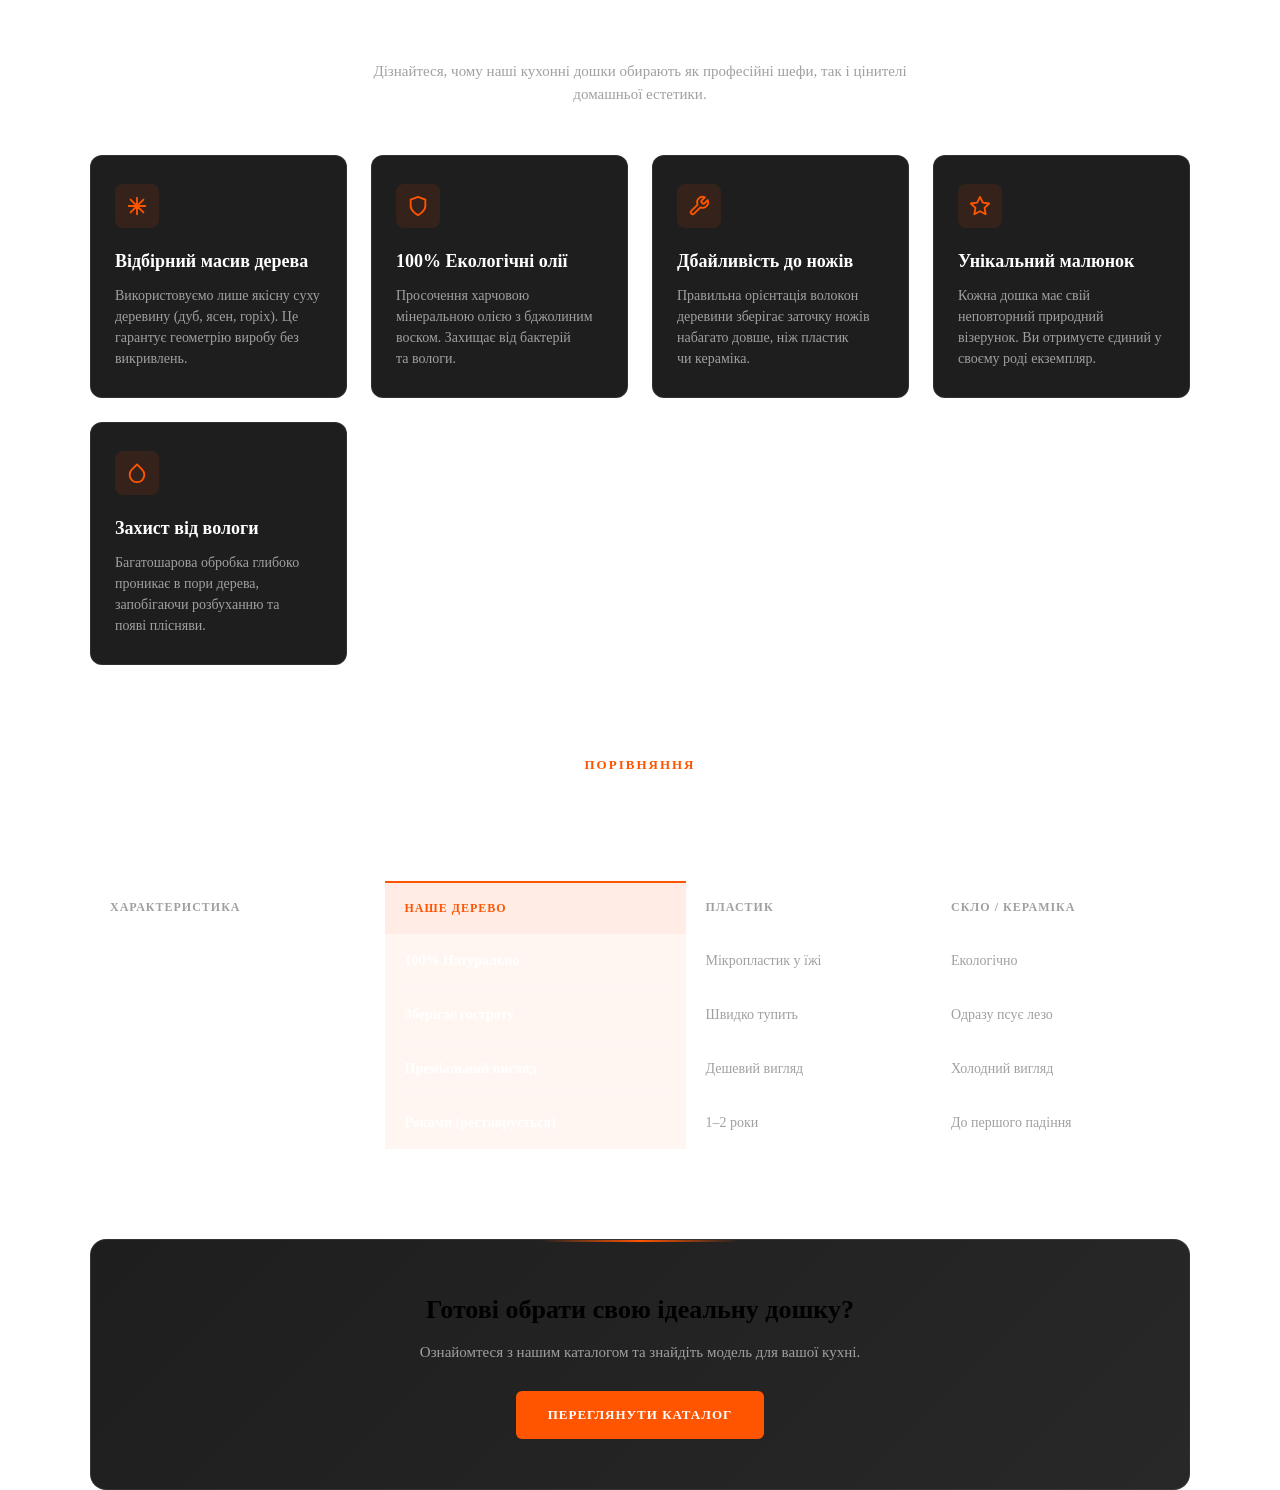
<file: advantages.html>
<!DOCTYPE html>
<html lang="en">
<head>
    <meta charset="UTF-8">
    <title>Advantages</title>
    <link rel="stylesheet" href="./css/reset.css">
    <link rel="stylesheet" href="./css/advantages.css">
</head>
<body>

<div class="container">

    <!-- СЕКЦІЯ ПЕРЕВАГ -->
    <div class="section-header">
        <h2 class="section-title">Якість у кожній деталі</h2>
        <p class="section-desc">Дізнайтеся, чому наші кухонні дошки обирають як професійні шефи, так і цінителі домашньої естетики.</p>
    </div>

    <div class="features-grid">
        <!-- 1 -->
        <div class="feature-card">
            <div class="feature-icon">
                <svg viewBox="0 0 24 24"><path d="M12 3v18M3 12h18M5 5l14 14M19 5L5 19"/></svg>
            </div>
            <h3 class="feature-title">Відбірний масив дерева</h3>
            <p class="feature-text">Використовуємо лише якісну суху деревину (дуб, ясен, горіх). Це гарантує геометрію виробу без викривлень.</p>
        </div>

        <!-- 2 -->
        <div class="feature-card">
            <div class="feature-icon">
                <svg viewBox="0 0 24 24"><path d="M12 22s8-4 8-10V5l-8-3-8 3v7c0 6 8 10 8 10z"/></svg>
            </div>
            <h3 class="feature-title">100% Екологічні олії</h3>
            <p class="feature-text">Просочення харчовою мінеральною олією з бджолиним воском. Захищає від бактерій та вологи.</p>
        </div>

        <!-- 3 -->
        <div class="feature-card">
            <div class="feature-icon">
                <svg viewBox="0 0 24 24"><path d="M14.7 6.3a1 1 0 0 0 0 1.4l1.6 1.6a1 1 0 0 0 1.4 0l3.77-3.77a6 6 0 0 1-7.94 7.94l-6.91 6.91a2.12 2.12 0 0 1-3-3l6.91-6.91a6 6 0 0 1 7.94-7.94l-3.76 3.76z"/></svg>
            </div>
            <h3 class="feature-title">Дбайливість до ножів</h3>
            <p class="feature-text">Правильна орієнтація волокон деревини зберігає заточку ножів набагато довше, ніж пластик чи кераміка.</p>
        </div>

        <!-- 4 -->
        <div class="feature-card">
            <div class="feature-icon">
                <svg viewBox="0 0 24 24"><path d="M12 2l3.09 6.26L22 9.27l-5 4.87 1.18 6.88L12 17.77l-6.18 3.25L7 14.14 2 9.27l6.91-1.01L12 2z"/></svg>
            </div>
            <h3 class="feature-title">Унікальний малюнок</h3>
            <p class="feature-text">Кожна дошка має свій неповторний природний візерунок. Ви отримуєте єдиний у своєму роді екземпляр.</p>
        </div>

        <!-- 5 -->
        <div class="feature-card">
            <div class="feature-icon">
                <svg viewBox="0 0 24 24"><path d="M12 2.69l5.66 5.66a8 8 0 1 1-11.31 0z"/></svg>
            </div>
            <h3 class="feature-title">Захист від вологи</h3>
            <p class="feature-text">Багатошарова обробка глибоко проникає в пори дерева, запобігаючи розбуханню та появі плісняви.</p>
        </div>

    </div>


    <!-- СЕКЦІЯ ПОРІВНЯННЯ -->
    <div class="section-header">
        <div class="section-subtitle">Порівняння</div>
        <h2 class="section-title">Чому дерево краще за інші матеріали?</h2>
    </div>

    <div class="comparison-wrapper">
        <table class="comparison-table">
            <thead>
            <tr>
                <th>Характеристика</th>
                <th class="highlight-col">Наше дерево</th>
                <th>Пластик</th>
                <th>Скло / Кераміка</th>
            </tr>
            </thead>
            <tbody>
            <tr>
                <td>Екологічність та безпека</td>
                <td class="highlight-col">100% Натурально</td>
                <td>Мікропластик у їжі</td>
                <td>Екологічно</td>
            </tr>
            <tr>
                <td>Вплив на заточку ножа</td>
                <td class="highlight-col">Зберігає гостроту</td>
                <td>Швидко тупить</td>
                <td>Одразу псує лезо</td>
            </tr>
            <tr>
                <td>Естетика та вигляд</td>
                <td class="highlight-col">Преміальний вигляд</td>
                <td>Дешевий вигляд</td>
                <td>Холодний вигляд</td>
            </tr>
            <tr>
                <td>Термін служби</td>
                <td class="highlight-col">Роками (реставрується)</td>
                <td>1–2 роки</td>
                <td>До першого падіння</td>
            </tr>
            </tbody>
        </table>
    </div>


    <!-- БЛОК ЗАКЛИКУ ДО ДІЇ (CTA) -->
    <div class="cta-card">
        <h2 class="cta-title">Готові обрати свою ідеальну дошку?</h2>
        <p class="cta-desc">Ознайомтеся з нашим каталогом та знайдіть модель для вашої кухні.</p>
        <a href="#catalog" class="btn-orange">Переглянути каталог</a>
    </div>

</div>


</body>
</html>
</file>
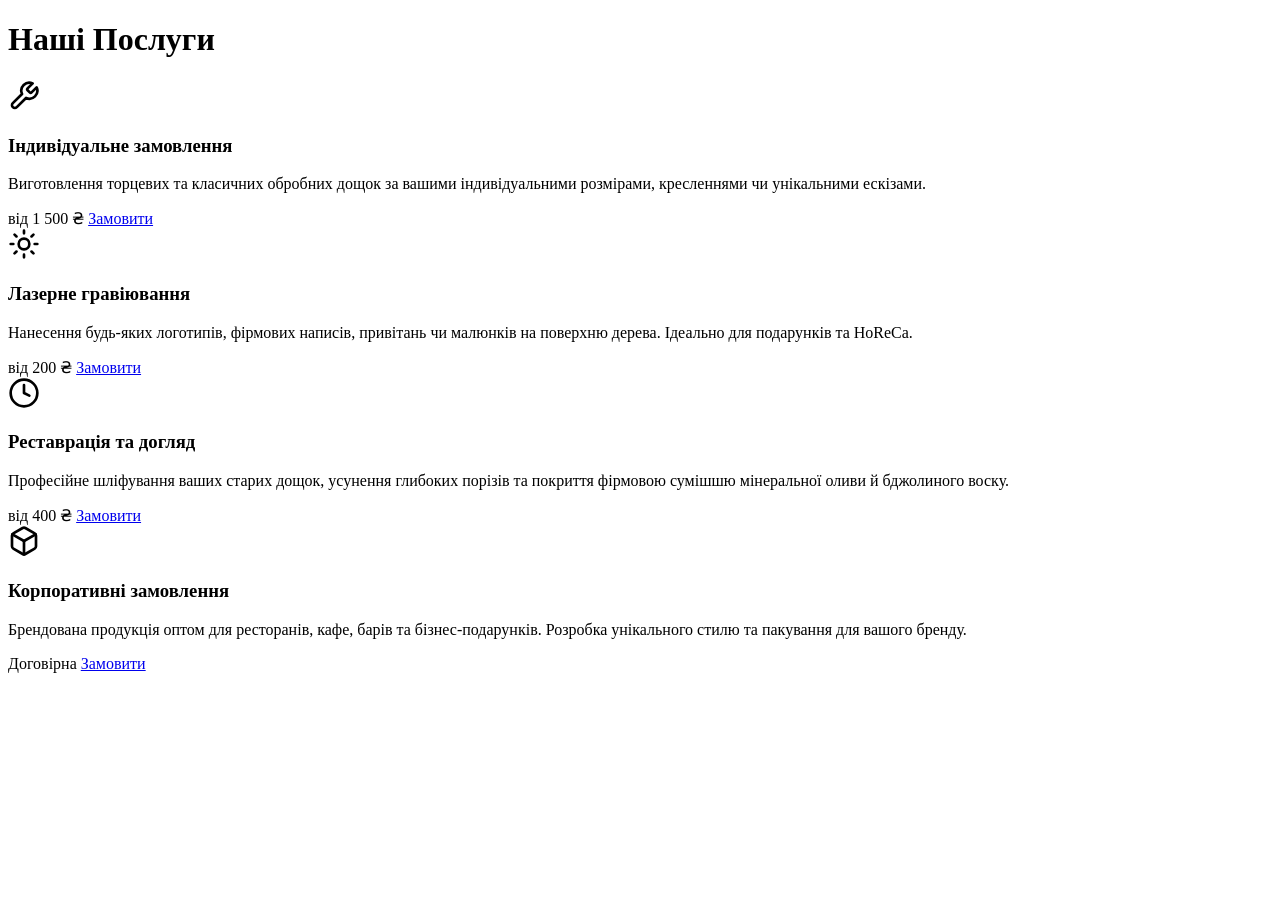
<file: services.html>
<!DOCTYPE html>
<html lang="en">
<head>
    <meta charset="UTF-8">
    <title>Services</title>
</head>
<body>
<main class="services-page">
    <div class="services-container">

        <!-- Залізобетонний заголовок, винесений вгору над контентом -->
        <h1 class="services-page__title">Наші Послуги</h1>

        <!-- Адаптивна сітка послуг із класом reveal для зацикленої анімації JS -->
        <div class="services-grid">

            <!-- Послуга 1 -->
            <article class="service-card reveal">
                <div class="service-card__icon-box">
                    <!-- Кастомна SVG іконка інструментів/виробництва -->
                    <svg width="32" height="32" viewBox="0 0 24 24" fill="none" stroke="currentColor" stroke-width="2" stroke-linecap="round" stroke-linejoin="round">
                        <path d="M14.7 6.3a1 1 0 0 0 0 1.4l1.6 1.6a1 1 0 0 0 1.4 0l3.77-3.77a6 6 0 0 1-7.94 7.94l-6.91 6.91a2.12 2.12 0 0 1-3-3l6.91-6.91a6 6 0 0 1 7.94-7.94l-3.76 3.76z"></path>
                    </svg>
                </div>
                <h3 class="service-card__title">Індивідуальне замовлення</h3>
                <p class="service-card__text">
                    Виготовлення торцевих та класичних обробних дощок за вашими індивідуальними розмірами,
                    кресленнями чи унікальними ескізами.
                </p>
                <div class="service-card__footer">
                    <span class="service-card__price">від 1 500 ₴</span>
                    <a href="contact.html" class="service-card__btn">Замовити</a>
                </div>
            </article>

            <!-- Послуга 2 -->
            <article class="service-card reveal">
                <div class="service-card__icon-box">
                    <!-- Кастомна SVG іконка лазера/брендингу -->
                    <svg width="32" height="32" viewBox="0 0 24 24" fill="none" stroke="currentColor" stroke-width="2" stroke-linecap="round" stroke-linejoin="round">
                        <path d="M12 2v2M12 20v2M4.93 4.93l1.41 1.41M17.66 17.66l1.41 1.41M2 12h2M20 12h2M6.34 17.66l-1.41 1.41M19.07 4.93l-1.41 1.41"></path>
                        <circle cx="12" cy="12" r="4"></circle>
                    </svg>
                </div>
                <h3 class="service-card__title">Лазерне гравіювання</h3>
                <p class="service-card__text">
                    Нанесення будь-яких логотипів, фірмових написів, привітань чи малюнків на поверхню дерева.
                    Ідеально для подарунків та HoReCa.
                </p>
                <div class="service-card__footer">
                    <span class="service-card__price">від 200 ₴</span>
                    <a href="contact.html" class="service-card__btn">Замовити</a>
                </div>
            </article>

            <!-- Послуга 3 -->
            <article class="service-card reveal">
                <div class="service-card__icon-box">
                    <!-- Кастомна SVG іконка реставрації/олії -->
                    <svg width="32" height="32" viewBox="0 0 24 24" fill="none" stroke="currentColor" stroke-width="2" stroke-linecap="round" stroke-linejoin="round">
                        <path d="M12 22c5.523 0 10-4.477 10-10S17.523 2 12 2 2 6.477 2 12s4.477 10 10 10z"></path>
                        <path d="M12 6v6l4 2"></path>
                    </svg>
                </div>
                <h3 class="service-card__title">Реставрація та догляд</h3>
                <p class="service-card__text">
                    Професійне шліфування ваших старих дощок, усунення глибоких порізів та покриття
                    фірмовою сумішшю мінеральної оливи й бджолиного воску.
                </p>
                <div class="service-card__footer">
                    <span class="service-card__price">від 400 ₴</span>
                    <a href="contact.html" class="service-card__btn">Замовити</a>
                </div>
            </article>

            <!-- Послуга 4 -->
            <article class="service-card reveal">
                <div class="service-card__icon-box">
                    <!-- Кастомна SVG іконка опту/коробки -->
                    <svg width="32" height="32" viewBox="0 0 24 24" fill="none" stroke="currentColor" stroke-width="2" stroke-linecap="round" stroke-linejoin="round">
                        <path d="M21 16V8a2 2 0 0 0-1-1.73l-7-4a2 2 0 0 0-2 0l-7 4A2 2 0 0 0 3 8v8a2 2 0 0 0 1 1.73l7 4a2 2 0 0 0 2 0l7-4A2 2 0 0 0 21 16z"></path>
                        <polyline points="3.27 6.96 12 12.01 20.73 6.96"></polyline>
                        <line x1="12" y1="22.08" x2="12" y2="12"></line>
                    </svg>
                </div>
                <h3 class="service-card__title">Корпоративні замовлення</h3>
                <p class="service-card__text">
                    Брендована продукція оптом для ресторанів, кафе, барів та бізнес-подарунків.
                    Розробка унікального стилю та пакування для вашого бренду.
                </p>
                <div class="service-card__footer">
                    <span class="service-card__price">Договірна</span>
                    <a href="contact.html" class="service-card__btn">Замовити</a>
                </div>
            </article>

        </div>
    </div>
</main>

<!-- На GitHub Pages підключаємо ТІЛЬКИ ОДИН потрібний скрипт і обов'язково через відносний шлях -->
<script src="./js/index.js" defer></script>

</body>
</html>
</file>
<file: css/advantages.css>
/* Основні стилі під дизайн вашого сайту */
:root {
    --bg-dark: #121212;
    --card-bg: #1e1e1e;
    --card-border: rgba(255, 255, 255, 0.08);
    --accent-orange: #ff5500;
    --accent-orange-hover: #e04b00;
    --text-main: #ffffff;
    --text-muted: #a0a0a0;
    --text-dim: #666666;
}



.container {
    max-width: 1100px;
    margin: 0 auto;
}

/* Заголовки */
.section-header {
    text-align: center;
    margin-bottom: 50px;
}

.section-subtitle {
    color: var(--accent-orange);
    font-size: 13px;
    font-weight: 700;
    letter-spacing: 2px;
    text-transform: uppercase;
    margin-bottom: 8px;
}

.section-title {
    font-size: 32px;
    font-weight: 700;
    color: var(--text-main);
    margin-bottom: 12px;
}

.section-desc {
    color: var(--text-muted);
    font-size: 15px;
    max-width: 600px;
    margin: 0 auto;
}

/* 1. СЕТКА ПЕРЕВАГ */
.features-grid {
    display: grid;
    grid-template-columns: repeat(auto-fit, minmax(240px, 1fr));
    gap: 24px;
    margin-bottom: 90px;
}

.feature-card {
    background-color: var(--card-bg);
    border: 1px solid var(--card-border);
    border-radius: 12px;
    padding: 28px 24px;
    transition: transform 0.3s ease, border-color 0.3s ease;
}

.feature-card:hover {
    transform: translateY(-4px);
    border-color: rgba(255, 85, 0, 0.4);
}

.feature-icon {
    width: 44px;
    height: 44px;
    background: rgba(255, 85, 0, 0.1);
    border-radius: 8px;
    display: flex;
    align-items: center;
    justify-content: center;
    margin-bottom: 20px;
    color: var(--accent-orange);
}

.feature-icon svg {
    width: 22px;
    height: 22px;
    fill: none;
    stroke: currentColor;
    stroke-width: 2;
    stroke-linecap: round;
    stroke-linejoin: round;
}

.feature-title {
    font-size: 18px;
    font-weight: 600;
    margin-bottom: 10px;
    color: var(--text-main);
}

.feature-text {
    font-size: 14px;
    color: var(--text-muted);
    line-height: 1.5;
}

/* 2. ТАБЛИЦЯ ПОРІВНЯННЯ */
.comparison-wrapper {
    margin-bottom: 90px;
    overflow-x: auto;
}

.comparison-table {
    width: 100%;
    border-collapse: separate;
    border-spacing: 0;
    text-align: left;
    font-size: 14px;
}

.comparison-table th,
.comparison-table td {
    padding: 16px 20px;
    border-bottom: 1px solid var(--card-border);
}

.comparison-table th {
    color: var(--text-muted);
    font-size: 12px;
    text-transform: uppercase;
    letter-spacing: 1px;
    font-weight: 600;
    background-color: rgba(255, 255, 255, 0.02);
}

.comparison-table tr:last-child td {
    border-bottom: none;
}

/* Виділення колонки "Наше дерево" */
.comparison-table .highlight-col {
    background-color: rgba(255, 85, 0, 0.05);
    color: #ffffff;
    font-weight: 600;
}

.comparison-table th.highlight-col {
    color: var(--accent-orange);
    border-top: 2px solid var(--accent-orange);
    background-color: rgba(255, 85, 0, 0.1);
}

.comparison-table td:first-child {
    color: var(--text-main);
    font-weight: 500;
}

.comparison-table td {
    color: var(--text-muted);
}

/* 3. БЛОК ЗАКЛИКУ ДО ДІЇ (CTA) */
.cta-card {
    background: linear-gradient(135deg, #1e1e1e 0%, #282828 100%);
    border: 1px solid var(--card-border);
    border-radius: 16px;
    padding: 50px 30px;
    text-align: center;
    position: relative;
    overflow: hidden;
}

.cta-card::before {
    content: '';
    position: absolute;
    top: 0;
    left: 50%;
    transform: translateX(-50%);
    width: 200px;
    height: 2px;
    background: linear-gradient(90deg, transparent, var(--accent-orange), transparent);
}

.cta-title {
    font-size: 26px;
    font-weight: 700;
    margin-bottom: 12px;
}

.cta-desc {
    color: var(--text-muted);
    font-size: 15px;
    margin-bottom: 28px;
}

.btn-orange {
    display: inline-block;
    background-color: var(--accent-orange);
    color: #ffffff;
    padding: 14px 32px;
    border-radius: 6px;
    font-weight: 600;
    text-decoration: none;
    text-transform: uppercase;
    font-size: 13px;
    letter-spacing: 1px;
    transition: background-color 0.2s ease, transform 0.2s ease;
}

.btn-orange:hover {
    background-color: var(--accent-orange-hover);
    transform: translateY(-2px);
}

/* Адаптивність для мобільних пристроїв */
@media (max-width: 768px) {
    .section-title { font-size: 24px; }
    .cta-title { font-size: 20px; }
    .features-grid { grid-template-columns: 1fr; }

    .comparison-table th, .comparison-table td {
        padding: 12px 10px;
        font-size: 13px;
    }
}
</file>
